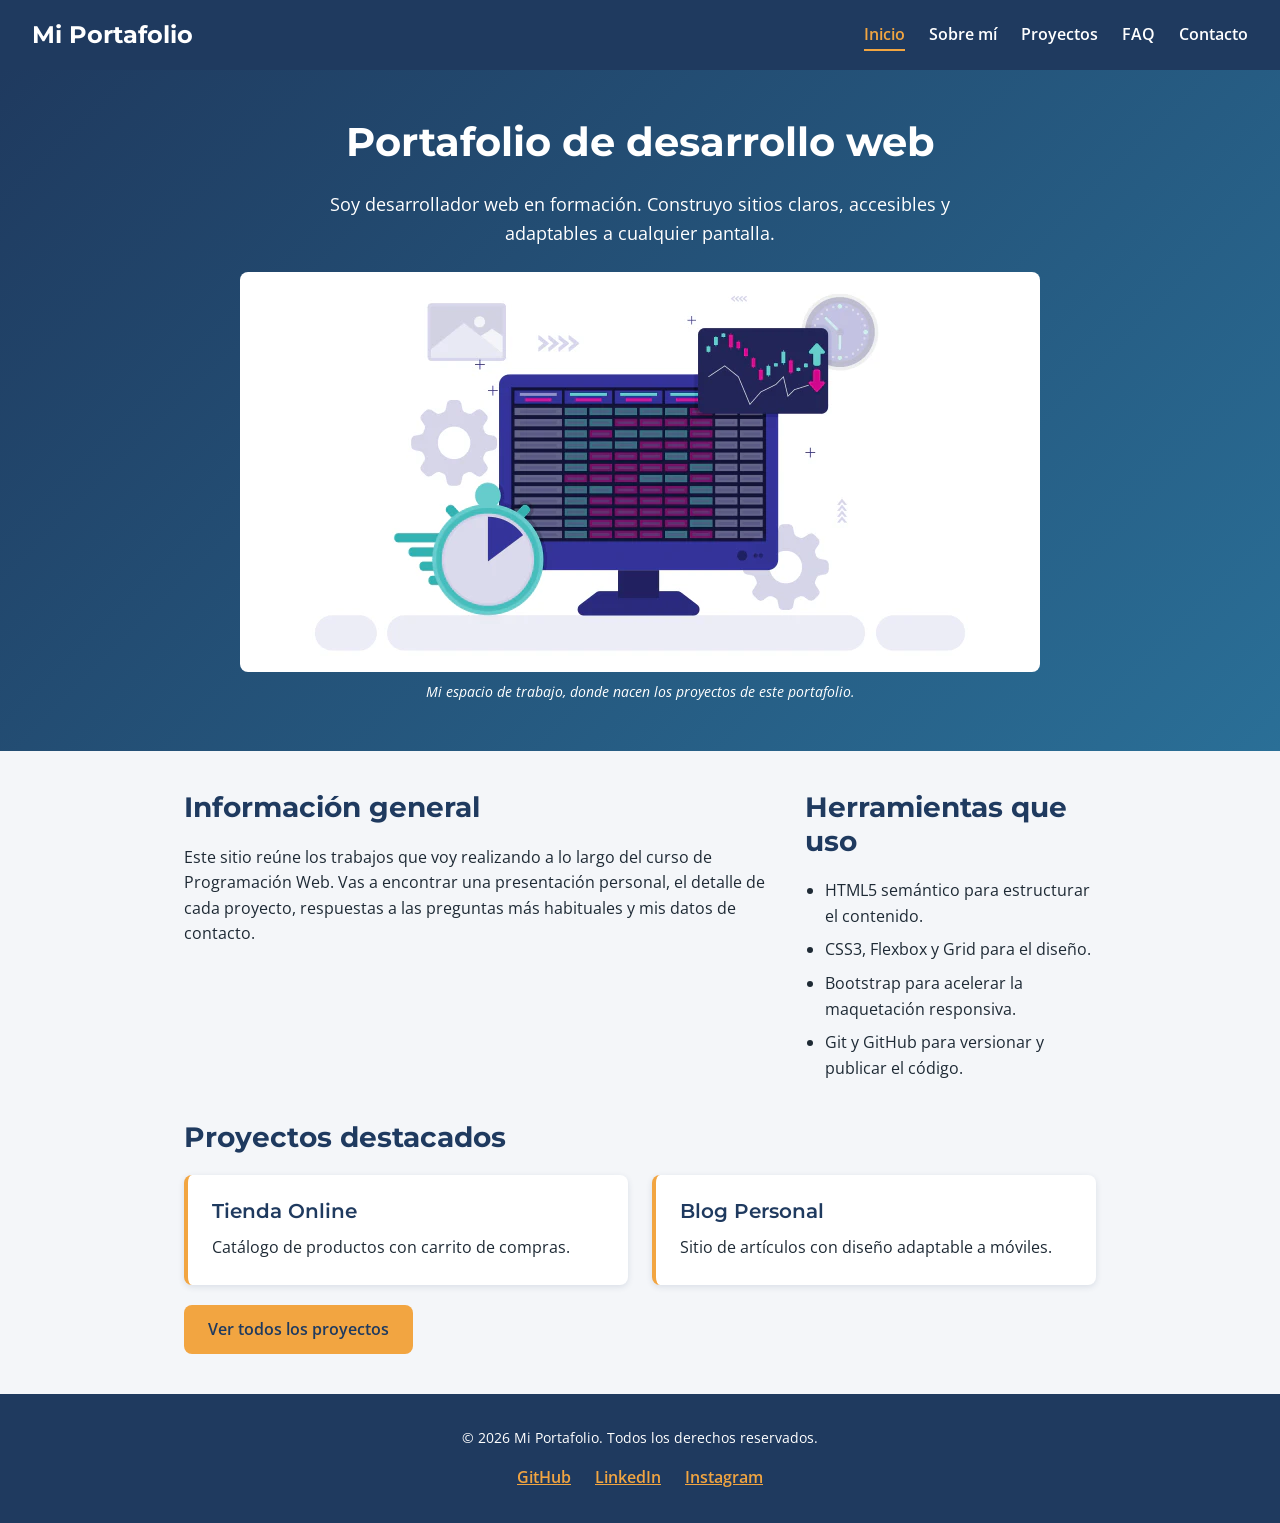
<file: index.html>
<!DOCTYPE html>
<html lang="es">
<head>
    <meta charset="UTF-8">
    <meta name="viewport" content="width=device-width, initial-scale=1.0">
    <meta name="description" content="Portafolio personal de desarrollo web: presentación, proyectos, preguntas frecuentes y contacto.">
    <title>Inicio | Mi Portafolio</title>
    <link rel="preconnect" href="https://fonts.googleapis.com">
    <link rel="preconnect" href="https://fonts.gstatic.com" crossorigin>
    <link href="https://fonts.googleapis.com/css2?family=Montserrat:wght@600;700&amp;family=Open+Sans:wght@400;600&amp;display=swap" rel="stylesheet">
    <link rel="stylesheet" href="styles/styles.css">
</head>
<body>

    <header class="site-header">
        <a class="logo" href="index.html">Mi Portafolio</a>
        <nav aria-label="Navegación principal">
            <ul class="nav-menu">
                <li><a class="nav-link nav-link-active" href="index.html" aria-current="page">Inicio</a></li>
                <li><a class="nav-link" href="pages/sobre-mi.html">Sobre mí</a></li>
                <li><a class="nav-link" href="pages/proyectos.html">Proyectos</a></li>
                <li><a class="nav-link" href="pages/faq.html">FAQ</a></li>
                <li><a class="nav-link" href="pages/contacto.html">Contacto</a></li>
            </ul>
        </nav>
    </header>

    <main>
        <section class="hero">
            <h1 class="hero-title">Portafolio de desarrollo web</h1>
            <p class="hero-text">
                Soy desarrollador web en formación. Construyo sitios claros, accesibles
                y adaptables a cualquier pantalla.
            </p>
            <figure>
                <img class="figure-img" src="./img/portada.webp" alt="Escritorio con una computadora portátil" width="800" height="400">
                <figcaption class="figure-caption">Mi espacio de trabajo, donde nacen los proyectos de este portafolio.</figcaption>
            </figure>
        </section>

        <div class="container home-grid">
            <section class="section home-info">
                <h2>Información general</h2>
                <p>
                    Este sitio reúne los trabajos que voy realizando a lo largo del curso de
                    Programación Web. Vas a encontrar una presentación personal, el detalle de
                    cada proyecto, respuestas a las preguntas más habituales y mis datos de contacto.
                </p>
            </section>

            <section class="section home-tools">
                <h2>Herramientas que uso</h2>
                <ul class="list">
                    <li>HTML5 semántico para estructurar el contenido.</li>
                    <li>CSS3, Flexbox y Grid para el diseño.</li>
                    <li>Bootstrap para acelerar la maquetación responsiva.</li>
                    <li>Git y GitHub para versionar y publicar el código.</li>
                </ul>
            </section>

            <section class="section home-projects">
                <h2>Proyectos destacados</h2>

                <div class="card-list">
                    <article class="card">
                        <h3>Tienda Online</h3>
                        <p>Catálogo de productos con carrito de compras.</p>
                    </article>

                    <article class="card">
                        <h3>Blog Personal</h3>
                        <p>Sitio de artículos con diseño adaptable a móviles.</p>
                    </article>
                </div>

                <p><a class="button" href="pages/proyectos.html">Ver todos los proyectos</a></p>
            </section>
        </div>
    </main>

    <footer class="site-footer">
        <p class="footer-copy">&copy; 2026 Mi Portafolio. Todos los derechos reservados.</p>
        <ul class="social-list">
            <li><a class="social-link" href="https://github.com/">GitHub</a></li>
            <li><a class="social-link" href="https://www.linkedin.com/">LinkedIn</a></li>
            <li><a class="social-link" href="https://www.instagram.com/">Instagram</a></li>
        </ul>
    </footer>

</body>
</html>
</file>
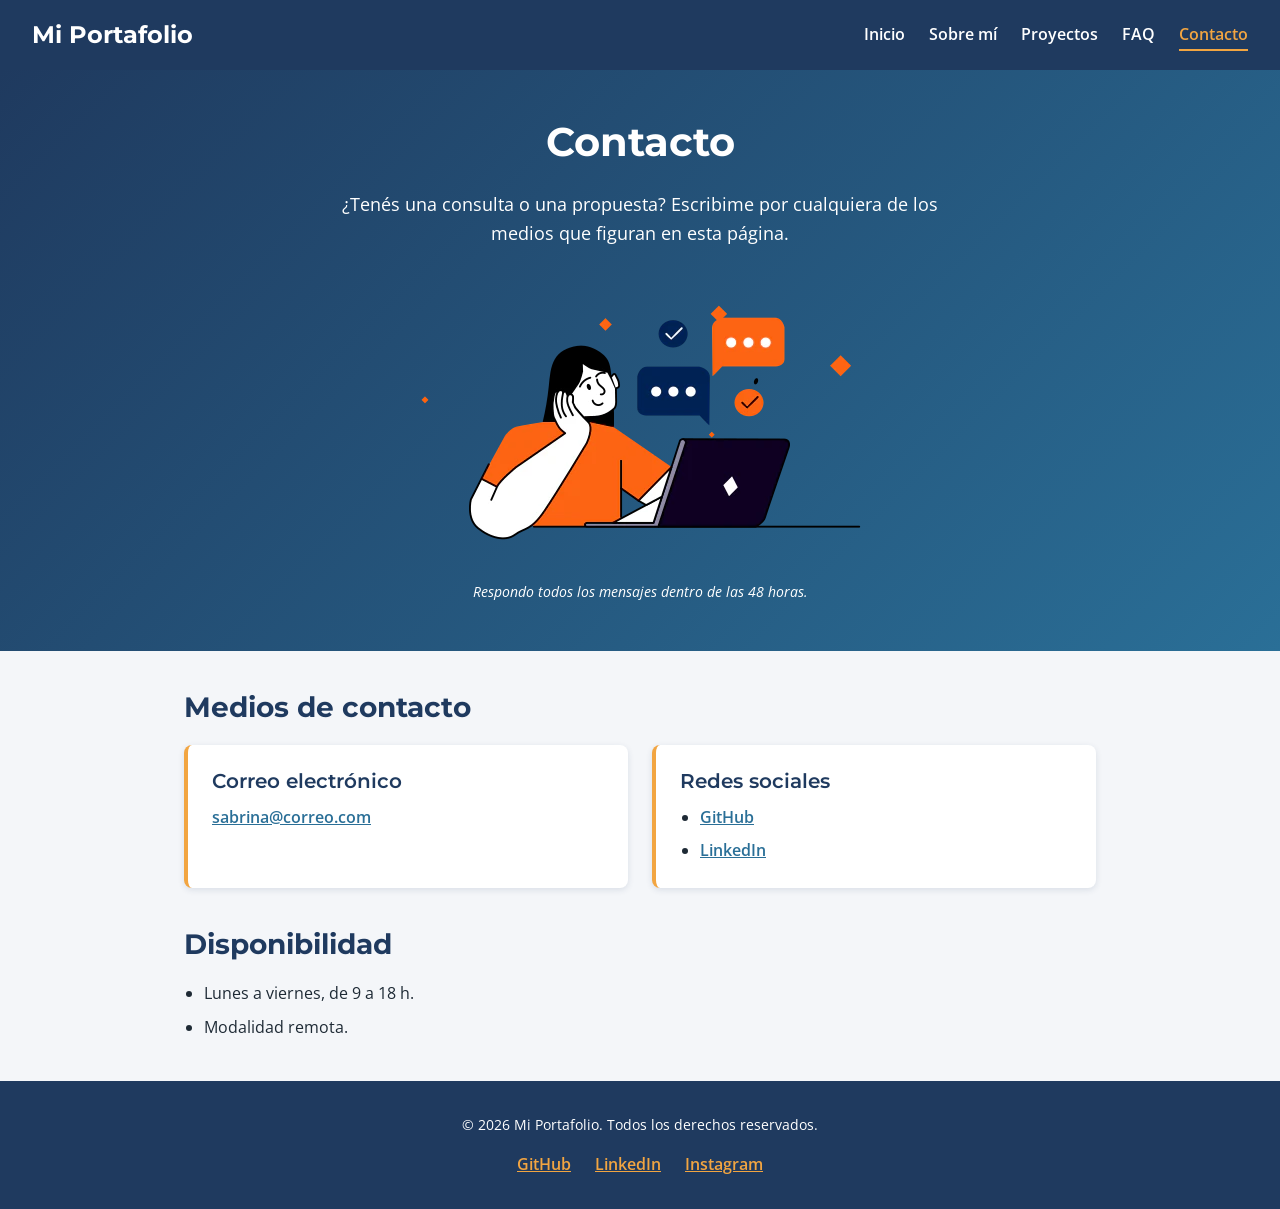
<file: pages/contacto.html>
<!DOCTYPE html>
<html lang="es">
<head>
    <meta charset="UTF-8">
    <meta name="viewport" content="width=device-width, initial-scale=1.0">
    <meta name="description" content="Medios de contacto y disponibilidad para consultas y propuestas de trabajo.">
    <title>Contacto | Mi Portafolio</title>
    <link rel="preconnect" href="https://fonts.googleapis.com">
    <link rel="preconnect" href="https://fonts.gstatic.com" crossorigin>
    <link href="https://fonts.googleapis.com/css2?family=Montserrat:wght@600;700&amp;family=Open+Sans:wght@400;600&amp;display=swap" rel="stylesheet">
    <link rel="stylesheet" href="../styles/styles.css">
</head>
<body>

    <header class="site-header">
        <a class="logo" href="../index.html">Mi Portafolio</a>
        <nav aria-label="Navegación principal">
            <ul class="nav-menu">
                <li><a class="nav-link" href="../index.html">Inicio</a></li>
                <li><a class="nav-link" href="sobre-mi.html">Sobre mí</a></li>
                <li><a class="nav-link" href="proyectos.html">Proyectos</a></li>
                <li><a class="nav-link" href="faq.html">FAQ</a></li>
                <li><a class="nav-link nav-link-active" href="contacto.html" aria-current="page">Contacto</a></li>
            </ul>
        </nav>
    </header>

    <main>
        <section class="hero">
            <h1 class="hero-title">Contacto</h1>
            <p class="hero-text">
                ¿Tenés una consulta o una propuesta? Escribime por cualquiera de los
                medios que figuran en esta página.
            </p>
            <figure>
                <img class="figure-img" src="./../img/contacto.webp" alt="Persona leyendo mensajes de contacto en su notebook" width="600" height="300">
                <figcaption class="figure-caption">Respondo todos los mensajes dentro de las 48 horas.</figcaption>
            </figure>
        </section>

        <section class="section container">
            <h2>Medios de contacto</h2>

            <div class="card-list">
                <article class="card">
                    <h3>Correo electrónico</h3>
                    <address class="contact-address">
                        <a href="mailto:sabrina@correo.com">sabrina@correo.com</a>
                    </address>
                </article>

                <article class="card">
                    <h3>Redes sociales</h3>
                    <ul class="list">
                        <li><a href="https://github.com/">GitHub</a></li>
                        <li><a href="https://www.linkedin.com/">LinkedIn</a></li>
                    </ul>
                </article>
            </div>
        </section>

        <section class="section container">
            <h2>Disponibilidad</h2>
            <ul class="list">
                <li>Lunes a viernes, de 9 a 18 h.</li>
                <li>Modalidad remota.</li>
            </ul>
        </section>
    </main>

    <footer class="site-footer">
        <p class="footer-copy">&copy; 2026 Mi Portafolio. Todos los derechos reservados.</p>
        <ul class="social-list">
            <li><a class="social-link" href="https://github.com/">GitHub</a></li>
            <li><a class="social-link" href="https://www.linkedin.com/">LinkedIn</a></li>
            <li><a class="social-link" href="https://www.instagram.com/">Instagram</a></li>
        </ul>
    </footer>

</body>
</html>
</file>
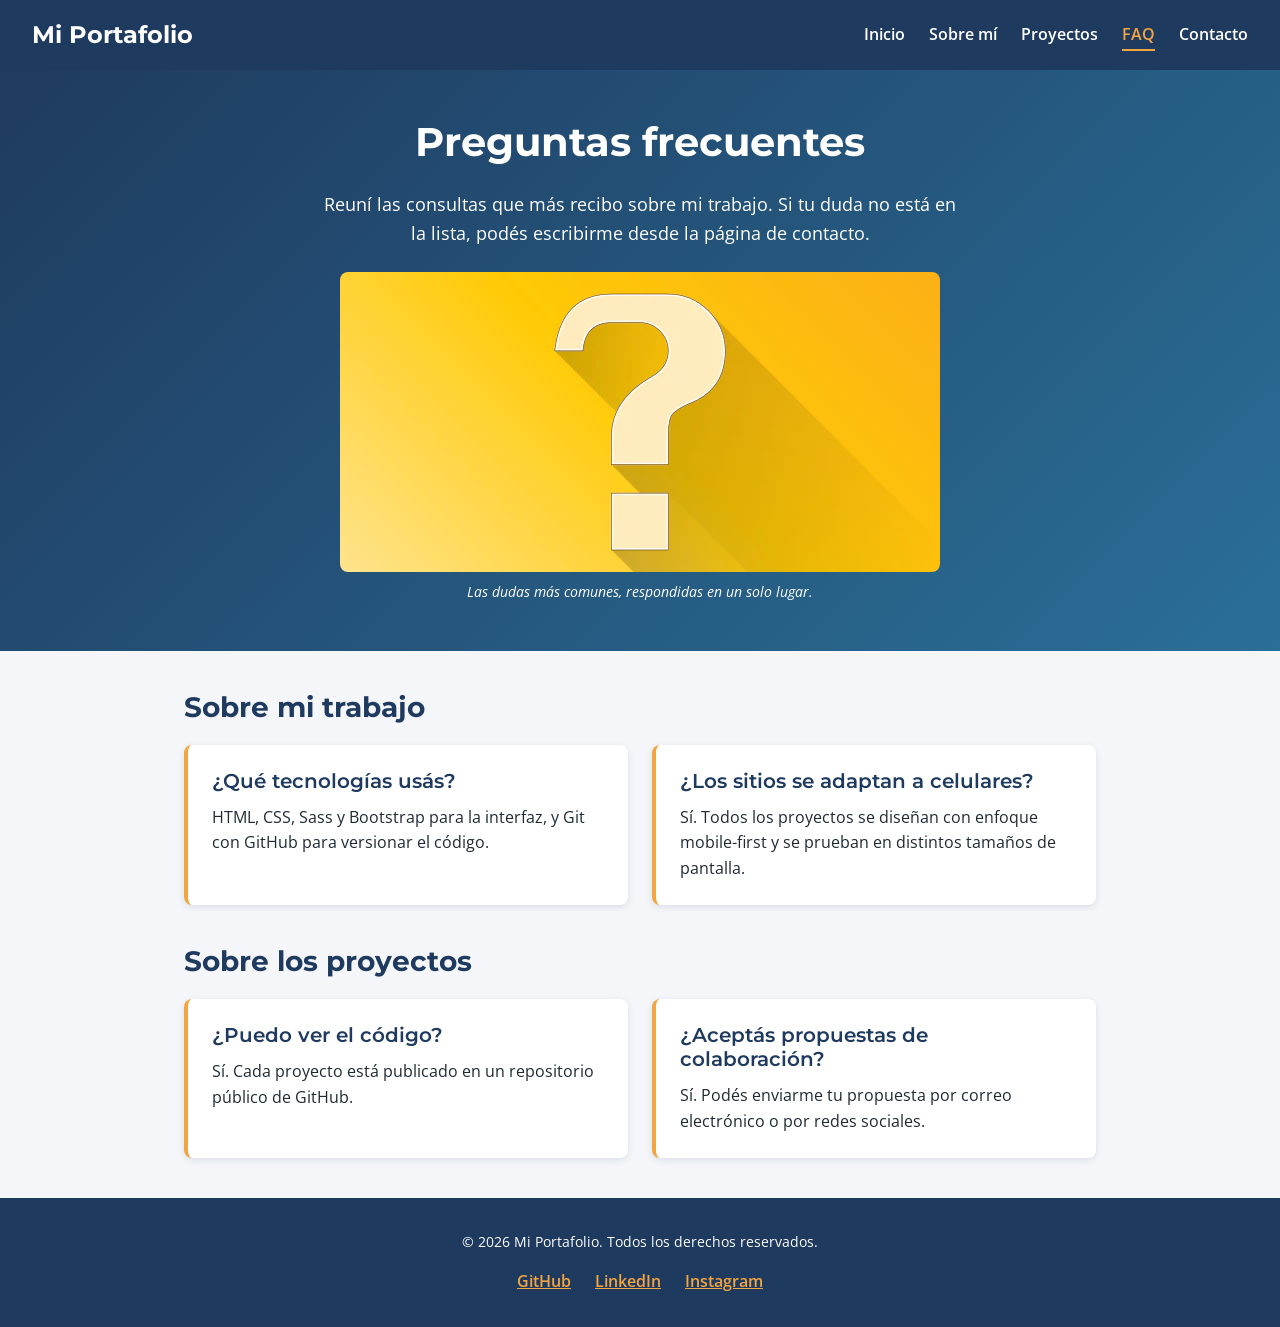
<file: pages/faq.html>
<!DOCTYPE html>
<html lang="es">
<head>
    <meta charset="UTF-8">
    <meta name="viewport" content="width=device-width, initial-scale=1.0">
    <meta name="description" content="Preguntas frecuentes sobre mis proyectos, las tecnologías que uso y cómo trabajar conmigo.">
    <title>Preguntas frecuentes | Mi Portafolio</title>
    <link rel="preconnect" href="https://fonts.googleapis.com">
    <link rel="preconnect" href="https://fonts.gstatic.com" crossorigin>
    <link href="https://fonts.googleapis.com/css2?family=Montserrat:wght@600;700&amp;family=Open+Sans:wght@400;600&amp;display=swap" rel="stylesheet">
    <link rel="stylesheet" href="../styles/styles.css">
</head>
<body>

    <header class="site-header">
        <a class="logo" href="../index.html">Mi Portafolio</a>
        <nav aria-label="Navegación principal">
            <ul class="nav-menu">
                <li><a class="nav-link" href="../index.html">Inicio</a></li>
                <li><a class="nav-link" href="sobre-mi.html">Sobre mí</a></li>
                <li><a class="nav-link" href="proyectos.html">Proyectos</a></li>
                <li><a class="nav-link nav-link-active" href="faq.html" aria-current="page">FAQ</a></li>
                <li><a class="nav-link" href="contacto.html">Contacto</a></li>
            </ul>
        </nav>
    </header>

    <main>
        <section class="hero">
            <h1 class="hero-title">Preguntas frecuentes</h1>
            <p class="hero-text">
                Reuní las consultas que más recibo sobre mi trabajo. Si tu duda no está
                en la lista, podés escribirme desde la página de contacto.
            </p>
            <figure>
                <img class="figure-img" src="./../img/faq.webp" alt="Signo de interrogación" width="600" height="300">
                <figcaption class="figure-caption">Las dudas más comunes, respondidas en un solo lugar.</figcaption>
            </figure>
        </section>

        <section class="section container">
            <h2>Sobre mi trabajo</h2>

            <div class="card-list">
                <article class="card">
                    <h3>¿Qué tecnologías usás?</h3>
                    <p>HTML, CSS, Sass y Bootstrap para la interfaz, y Git con GitHub para versionar el código.</p>
                </article>

                <article class="card">
                    <h3>¿Los sitios se adaptan a celulares?</h3>
                    <p>Sí. Todos los proyectos se diseñan con enfoque mobile-first y se prueban en distintos tamaños de pantalla.</p>
                </article>
            </div>
        </section>

        <section class="section container">
            <h2>Sobre los proyectos</h2>

            <div class="card-list">
                <article class="card">
                    <h3>¿Puedo ver el código?</h3>
                    <p>Sí. Cada proyecto está publicado en un repositorio público de GitHub.</p>
                </article>

                <article class="card">
                    <h3>¿Aceptás propuestas de colaboración?</h3>
                    <p>Sí. Podés enviarme tu propuesta por correo electrónico o por redes sociales.</p>
                </article>
            </div>
        </section>
    </main>

    <footer class="site-footer">
        <p class="footer-copy">&copy; 2026 Mi Portafolio. Todos los derechos reservados.</p>
        <ul class="social-list">
            <li><a class="social-link" href="https://github.com/">GitHub</a></li>
            <li><a class="social-link" href="https://www.linkedin.com/">LinkedIn</a></li>
            <li><a class="social-link" href="https://www.instagram.com/">Instagram</a></li>
        </ul>
    </footer>

</body>
</html>
</file>
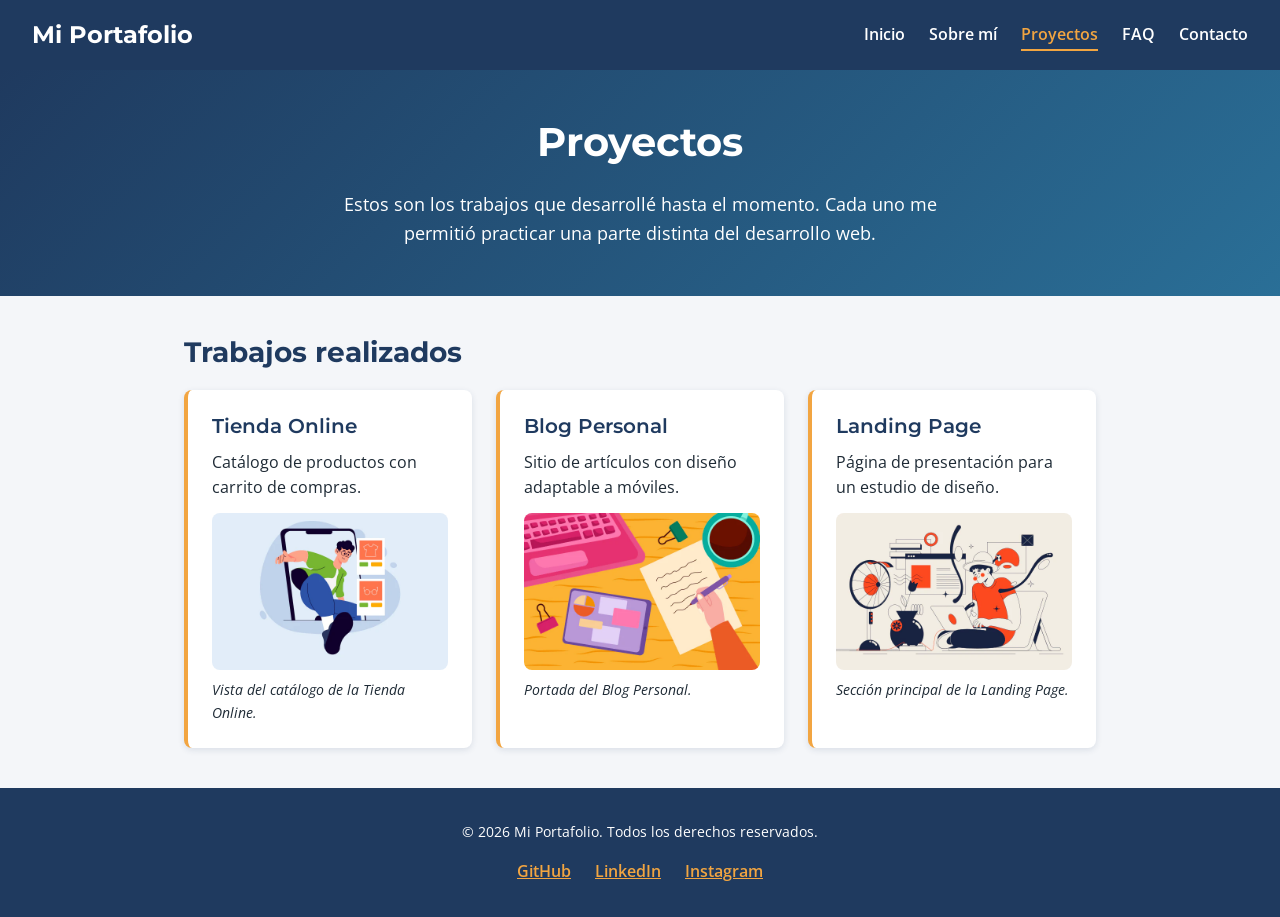
<file: pages/proyectos.html>
<!DOCTYPE html>
<html lang="es">
<head>
    <meta charset="UTF-8">
    <meta name="viewport" content="width=device-width, initial-scale=1.0">
    <meta name="description" content="Listado de proyectos web realizados: tienda online, blog personal y landing page.">
    <title>Proyectos | Mi Portafolio</title>
    <link rel="preconnect" href="https://fonts.googleapis.com">
    <link rel="preconnect" href="https://fonts.gstatic.com" crossorigin>
    <link href="https://fonts.googleapis.com/css2?family=Montserrat:wght@600;700&amp;family=Open+Sans:wght@400;600&amp;display=swap" rel="stylesheet">
    <link rel="stylesheet" href="../styles/styles.css">
</head>
<body>

    <header class="site-header">
        <a class="logo" href="../index.html">Mi Portafolio</a>
        <nav aria-label="Navegación principal">
            <ul class="nav-menu">
                <li><a class="nav-link" href="../index.html">Inicio</a></li>
                <li><a class="nav-link" href="sobre-mi.html">Sobre mí</a></li>
                <li><a class="nav-link nav-link-active" href="proyectos.html" aria-current="page">Proyectos</a></li>
                <li><a class="nav-link" href="faq.html">FAQ</a></li>
                <li><a class="nav-link" href="contacto.html">Contacto</a></li>
            </ul>
        </nav>
    </header>

    <main>
        <section class="hero">
            <h1 class="hero-title">Proyectos</h1>
            <p class="hero-text">
                Estos son los trabajos que desarrollé hasta el momento. Cada uno me
                permitió practicar una parte distinta del desarrollo web.
            </p>
        </section>

        <section class="section container">
            <h2>Trabajos realizados</h2>

            <div class="card-list card-list-3col">
                <article class="card">
                    <h3>Tienda Online</h3>
                    <p>Catálogo de productos con carrito de compras.</p>
                    <figure>
                        <img class="figure-img" src="./../img/tienda-online.webp" alt="Página de catálogo" width="600" height="400">
                        <figcaption class="figure-caption">Vista del catálogo de la Tienda Online.</figcaption>
                    </figure>
                </article>

                <article class="card">
                    <h3>Blog Personal</h3>
                    <p>Sitio de artículos con diseño adaptable a móviles.</p>
                    <figure>
                        <img class="figure-img" src= "./../img/blog.webp" alt="Persona escribiendo un blog en su escritorio" width="600" height="400">
                        <figcaption class="figure-caption">Portada del Blog Personal.</figcaption>
                    </figure>
                </article>

                <article class="card">
                    <h3>Landing Page</h3>
                    <p>Página de presentación para un estudio de diseño.</p>
                    <figure>
                        <img class="figure-img" src="./../img/disenio.webp" alt="Persona diseñando su landing page" width="600" height="400">
                        <figcaption class="figure-caption">Sección principal de la Landing Page.</figcaption>
                    </figure>
                </article>
            </div>
        </section>
    </main>

    <footer class="site-footer">
        <p class="footer-copy">&copy; 2026 Mi Portafolio. Todos los derechos reservados.</p>
        <ul class="social-list">
            <li><a class="social-link" href="https://github.com/">GitHub</a></li>
            <li><a class="social-link" href="https://www.linkedin.com/">LinkedIn</a></li>
            <li><a class="social-link" href="https://www.instagram.com/">Instagram</a></li>
        </ul>
    </footer>

</body>
</html>
</file>
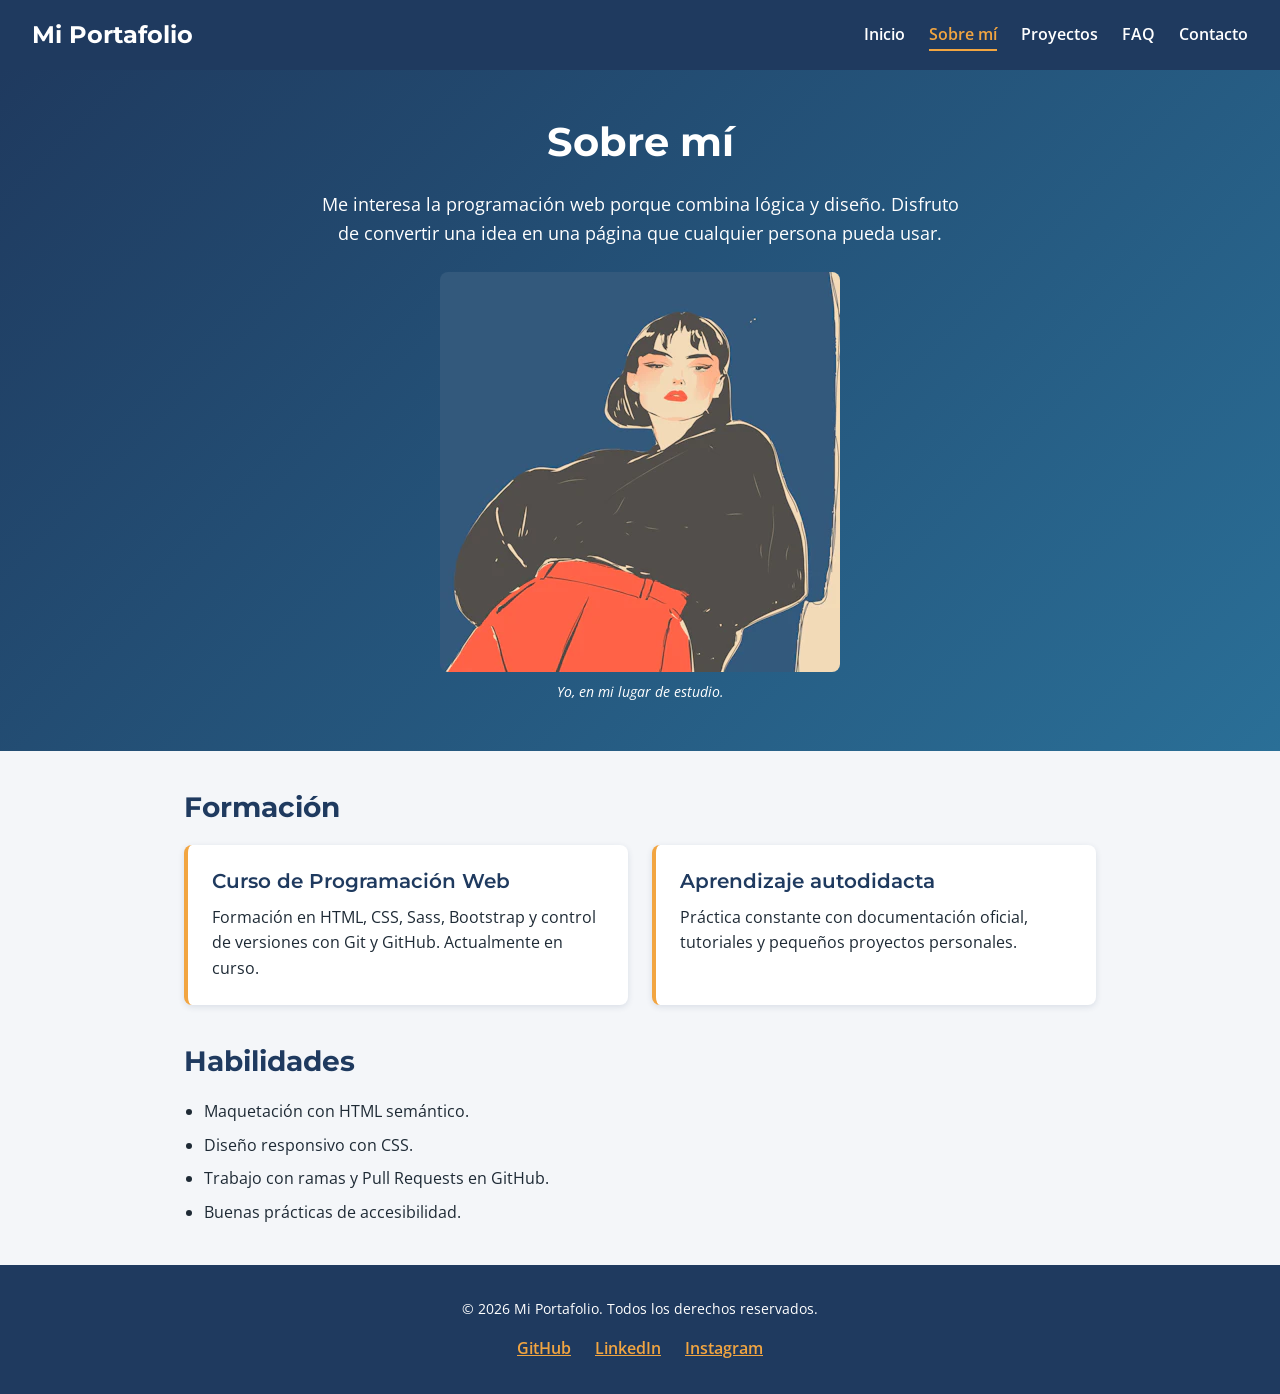
<file: pages/sobre-mi.html>
<!DOCTYPE html>
<html lang="es">
<head>
    <meta charset="UTF-8">
    <meta name="viewport" content="width=device-width, initial-scale=1.0">
    <meta name="description" content="Quién soy, mi formación y las habilidades que estoy desarrollando como programador web.">
    <title>Sobre mí | Mi Portafolio</title>
    <link rel="preconnect" href="https://fonts.googleapis.com">
    <link rel="preconnect" href="https://fonts.gstatic.com" crossorigin>
    <link href="https://fonts.googleapis.com/css2?family=Montserrat:wght@600;700&amp;family=Open+Sans:wght@400;600&amp;display=swap" rel="stylesheet">
    <link rel="stylesheet" href="../styles/styles.css">
</head>
<body>

    <header class="site-header">
        <a class="logo" href="../index.html">Mi Portafolio</a>
        <nav aria-label="Navegación principal">
            <ul class="nav-menu">
                <li><a class="nav-link" href="../index.html">Inicio</a></li>
                <li><a class="nav-link nav-link-active" href="sobre-mi.html" aria-current="page">Sobre mí</a></li>
                <li><a class="nav-link" href="proyectos.html">Proyectos</a></li>
                <li><a class="nav-link" href="faq.html">FAQ</a></li>
                <li><a class="nav-link" href="contacto.html">Contacto</a></li>
            </ul>
        </nav>
    </header>

    <main>
        <section class="hero">
            <h1 class="hero-title">Sobre mí</h1>
            <p class="hero-text">
                Me interesa la programación web porque combina lógica y diseño. Disfruto
                de convertir una idea en una página que cualquier persona pueda usar.
            </p>
            <figure>
                <img class="figure-img" src="./../img/perfil.webp" alt="Retrato del autor del portafolio" width="400" height="400">
                <figcaption class="figure-caption">Yo, en mi lugar de estudio.</figcaption>
            </figure>
        </section>

        <section class="section container">
            <h2>Formación</h2>

            <div class="card-list">
                <article class="card">
                    <h3>Curso de Programación Web</h3>
                    <p>
                        Formación en HTML, CSS, Sass, Bootstrap y control de versiones con Git
                        y GitHub. Actualmente en curso.
                    </p>
                </article>

                <article class="card">
                    <h3>Aprendizaje autodidacta</h3>
                    <p>
                        Práctica constante con documentación oficial, tutoriales y pequeños
                        proyectos personales.
                    </p>
                </article>
            </div>
        </section>

        <section class="section container">
            <h2>Habilidades</h2>
            <ul class="list">
                <li>Maquetación con HTML semántico.</li>
                <li>Diseño responsivo con CSS.</li>
                <li>Trabajo con ramas y Pull Requests en GitHub.</li>
                <li>Buenas prácticas de accesibilidad.</li>
            </ul>
        </section>
    </main>

    <footer class="site-footer">
        <p class="footer-copy">&copy; 2026 Mi Portafolio. Todos los derechos reservados.</p>
        <ul class="social-list">
            <li><a class="social-link" href="https://github.com/">GitHub</a></li>
            <li><a class="social-link" href="https://www.linkedin.com/">LinkedIn</a></li>
            <li><a class="social-link" href="https://www.instagram.com/">Instagram</a></li>
        </ul>
    </footer>

</body>
</html>
</file>
<file: styles/styles.css>
/* ==========================================================================
   Mi Portafolio - Hoja de estilos principal

   Índice
   1. Reset global
   2. Paleta de colores
   3. Base y grilla maestra
   4. Tipografía
   5. Encabezado y navegación
   6. Presentación (hero)
   7. Contenedores, secciones y grilla del inicio
   8. Componentes: tarjetas, listas, figuras, botón, contacto
   9. Pie de página
   10. Media queries: tablet (768px) y escritorio (1024px)

   Estrategia mobile-first: las secciones 1 a 9 son el diseño para celular.
   La sección 10 suma columnas a medida que crece el ancho de pantalla.
   ========================================================================== */


/* ==========================================================================
   1. Reset global
   ========================================================================== */

* {
    margin: 0;
    padding: 0;
    box-sizing: border-box;
}


/* ==========================================================================
   2. Paleta de colores
   ========================================================================== */

:root {
    --color-primario: #1f3a5f;    /* Azul marino: encabezado, pie y títulos */
    --color-secundario: #2a6f97;  /* Azul medio: enlaces y degradado del hero */
    --color-acento: #f2a541;      /* Ámbar: botón, bordes y estados activos */
    --color-fondo: #f4f6f9;       /* Gris muy claro: fondo general */
    --color-superficie: #ffffff;  /* Blanco: tarjetas y texto sobre azul */
    --color-texto: #1e2a35;       /* Gris azulado oscuro: texto de lectura */
}


/* ==========================================================================
   3. Base y grilla maestra
   ========================================================================== */

/* Grilla maestra: una columna con tres áreas. La fila de main (1fr) toma el
   alto libre, así el pie queda abajo aunque haya poco contenido */
body {
    display: grid;
    grid-template-columns: 1fr;
    grid-template-rows: auto 1fr auto;
    grid-template-areas:
        "header"
        "main"
        "footer";
    min-height: 100vh;
    background-color: var(--color-fondo);
    color: var(--color-texto);
}

.site-header {
    grid-area: header;
}

main {
    grid-area: main;
}

.site-footer {
    grid-area: footer;
}

img {
    max-width: 100%;
    height: auto;
}


/* ==========================================================================
   4. Tipografía
   ========================================================================== */

body {
    font-family: 'Open Sans', sans-serif;
    font-size: 1rem;
    font-weight: 400;
    line-height: 1.6;
}

h1,
h2,
h3 {
    font-family: 'Montserrat', sans-serif;
    color: var(--color-primario);
    line-height: 1.2;
}

h1 {
    font-size: 2rem;
    font-weight: 700;
}

h2 {
    font-size: 1.5rem;
    font-weight: 700;
}

h3 {
    font-size: 1.25rem;
    font-weight: 600;
}

p {
    font-size: 1rem;
    font-weight: 400;
}

a {
    color: var(--color-secundario);
    font-weight: 600;
}

a:hover,
a:focus-visible {
    color: var(--color-primario);
}


/* ==========================================================================
   5. Encabezado y navegación
   ========================================================================== */

/* Navbar en celular: logo arriba y enlaces debajo, centrados */
.site-header {
    display: flex;
    flex-direction: column;
    align-items: center;
    gap: 1rem;
    padding: 1rem 1.5rem;
    background-color: var(--color-primario);
}

.logo {
    font-family: 'Montserrat', sans-serif;
    font-size: 1.5rem;
    font-weight: 700;
    color: var(--color-superficie);
    text-decoration: none;
}

.logo:hover,
.logo:focus-visible {
    color: var(--color-acento);
}

.nav-menu {
    display: flex;
    flex-wrap: wrap;
    justify-content: center;
    align-items: center;
    gap: 0.5rem 1.5rem;
    list-style: none;
}

.nav-link {
    padding-bottom: 0.25rem;
    color: var(--color-superficie);
    text-decoration: none;
    border-bottom: 2px solid transparent;
}

.nav-link:hover,
.nav-link:focus-visible {
    color: var(--color-acento);
}

.nav-link-active {
    color: var(--color-acento);
    border-bottom-color: var(--color-acento);
}


/* ==========================================================================
   6. Presentación (hero)
   ========================================================================== */

.hero {
    display: flex;
    flex-direction: column;
    align-items: center;
    gap: 1.5rem;
    margin-bottom: 2.5rem;
    padding: 2.5rem 1.5rem;
    background-color: var(--color-primario);
    background-image: linear-gradient(135deg, #1f3a5f 0%, #2a6f97 100%);
    color: var(--color-superficie);
    text-align: center;
}

.hero-title {
    color: var(--color-superficie);
}

.hero-text {
    max-width: 40rem;
    font-size: 1.125rem;
}


/* ==========================================================================
   7. Contenedores, secciones y grilla del inicio
   ========================================================================== */

/* Contenedor: ancho máximo centrado, con aire a los costados */
.container {
    max-width: 60rem;
    margin: 0 auto 2.5rem;
    padding: 0 1.5rem;
}

/* Cada sección apila sus hijos en columna; gap separa título, texto y tarjetas */
.section {
    display: flex;
    flex-direction: column;
    gap: 1.25rem;
}

/* Grilla del inicio. En celular: una columna, un área debajo de la otra */
.home-grid {
    display: grid;
    grid-template-columns: 1fr;
    grid-template-areas:
        "info"
        "tools"
        "projects";
    gap: 2.5rem;
}

.home-info {
    grid-area: info;
}

.home-tools {
    grid-area: tools;
}

.home-projects {
    grid-area: projects;
}


/* ==========================================================================
   8. Componentes: tarjetas, listas, figuras, botón, contacto
   ========================================================================== */

/* Contenedor de tarjetas. En celular: una columna */
.card-list {
    display: grid;
    grid-template-columns: 1fr;
    gap: 1.5rem;
}

/* Tarjeta: celda de la grilla y, a la vez, columna flex de su contenido */
.card {
    display: flex;
    flex-direction: column;
    gap: 0.75rem;
    padding: 1.5rem; /* 24px */
    background-color: var(--color-superficie);
    border-left: 4px solid var(--color-acento);
    border-radius: 8px;
    box-shadow: 0 2px 6px rgba(31, 58, 95, 0.12);
}

/* Listas de contenido */
.list {
    display: flex;
    flex-direction: column;
    gap: 0.5rem;
    padding-left: 1.25rem;
}

/* Figuras */
.figure-img {
    display: block;
    border-radius: 8px;
}

.figure-caption {
    margin-top: 0.5rem;
    font-size: 0.9rem;
    font-style: italic;
}

/* Botón */
.button {
    display: inline-block;
    padding: 0.75rem 1.5rem;
    background-color: var(--color-acento);
    color: var(--color-primario);
    font-weight: 600;
    text-decoration: none;
    border-radius: 8px;
}

.button:hover,
.button:focus-visible {
    background-color: var(--color-primario);
    color: var(--color-superficie);
}

/* Datos de contacto */
.contact-address {
    font-style: normal;
}


/* ==========================================================================
   9. Pie de página
   ========================================================================== */

.site-footer {
    display: flex;
    flex-direction: column;
    align-items: center;
    gap: 1rem;
    padding: 2rem 1.5rem;
    background-color: var(--color-primario);
    color: var(--color-superficie);
    text-align: center;
}

.footer-copy {
    font-size: 0.9rem;
}

.social-list {
    display: flex;
    flex-wrap: wrap;
    justify-content: center;
    align-items: center;
    gap: 1.5rem;
    list-style: none;
}

.social-link {
    color: var(--color-acento);
}

.social-link:hover,
.social-link:focus-visible {
    color: var(--color-superficie);
}


/* ==========================================================================
   10. Media queries: tablet (768px) y escritorio (1024px)
   ========================================================================== */

/* Tablet: navbar en fila y tarjetas en 2 columnas */
@media (min-width: 768px) {
    h1 {
        font-size: 2.5rem;
    }

    h2 {
        font-size: 1.75rem;
    }

    .site-header {
        flex-direction: row;
        justify-content: space-between;
        padding: 1rem 2rem;
    }

    .hero {
        padding: 3rem 1.5rem;
    }

    .card-list {
        grid-template-columns: repeat(2, 1fr);
    }
}

/* Escritorio: la grilla del inicio pasa a 2 columnas y los proyectos a 3 */
@media (min-width: 1024px) {
    .home-grid {
        grid-template-columns: 2fr 1fr;
        grid-template-areas:
            "info     tools"
            "projects projects";
    }

    .card-list-3col {
        grid-template-columns: repeat(3, 1fr);
    }
}
</file>
